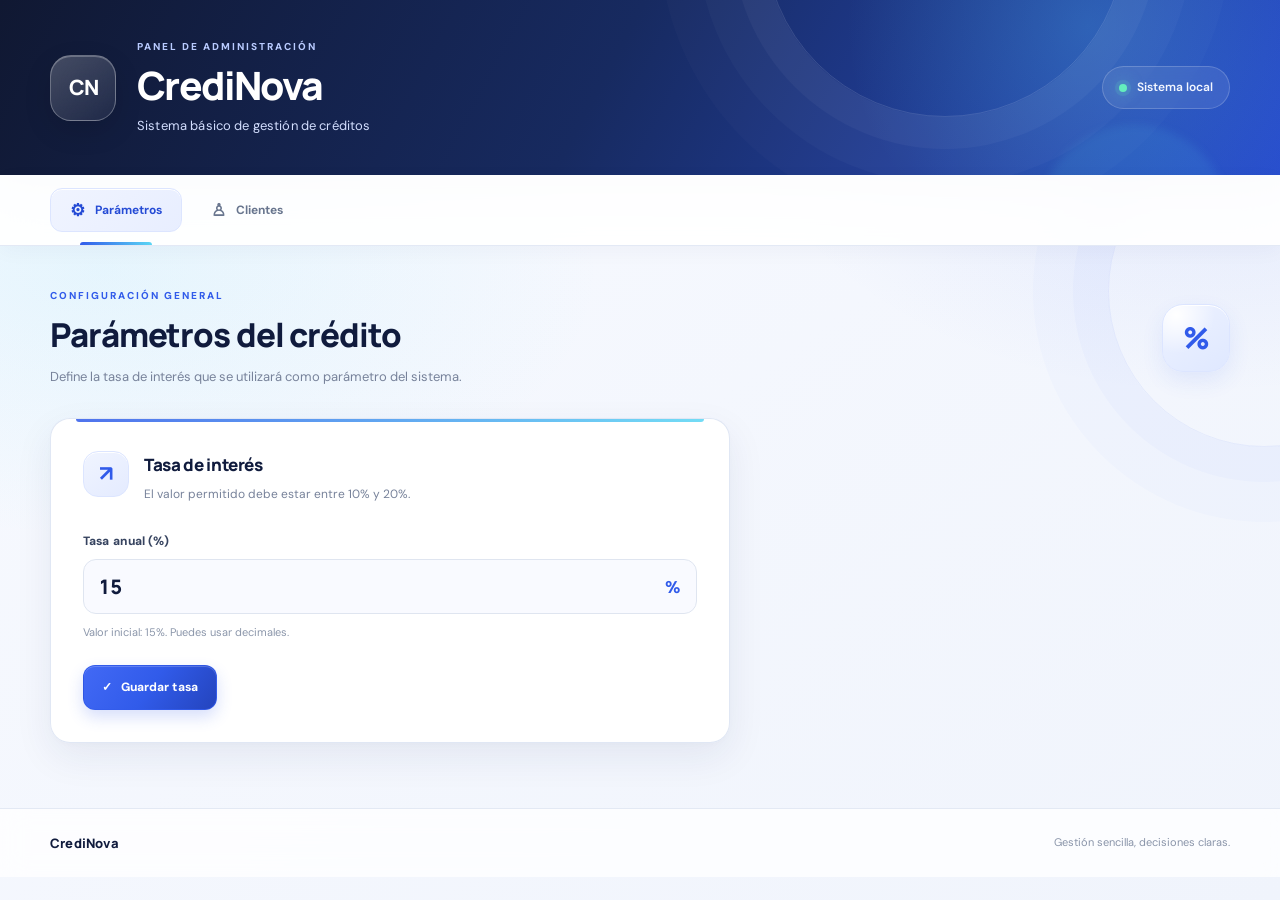
<file: simulador2/index.html>
<!DOCTYPE html>
<html lang="es">
<head>
  <meta charset="UTF-8">
  <meta name="viewport" content="width=device-width, initial-scale=1.0">
  <meta name="theme-color" content="#172554">
  <title>CrediNova | Sistema de Créditos</title>
  <link rel="stylesheet" href="simulador.css">
</head>
<body>
  <header class="topbar">
    <div class="brand-mark" aria-hidden="true">CN</div>
    <div class="brand-copy">
      <p class="eyebrow">PANEL DE ADMINISTRACIÓN</p>
      <h1>CrediNova</h1>
      <p class="subtitle">Sistema básico de gestión de créditos</p>
    </div>
    <div class="topbar-chip">
      <span class="status-dot"></span>
      Sistema local
    </div>
  </header>

  <nav class="main-nav" aria-label="Navegación principal">
    <button type="button" class="nav-button"
      data-seccion="parametros"
      onclick="mostrarSeccion('parametros')">
      <span class="nav-icon" aria-hidden="true">⚙</span>
      Parámetros
    </button>

    <button type="button" class="nav-button"
      data-seccion="clientes"
      onclick="mostrarSeccion('clientes')">
      <span class="nav-icon" aria-hidden="true">♙</span>
      Clientes
    </button>
  </nav>

  <main class="page-content">

    <!-- PARÁMETROS -->
    <section id="parametros" class="activa">
      <div class="section-heading">
        <div>
          <p class="eyebrow">CONFIGURACIÓN GENERAL</p>
          <h2>Parámetros del crédito</h2>
          <p class="section-description">
            Define la tasa de interés que se utilizará como parámetro del sistema.
          </p>
        </div>
        <div class="heading-icon" aria-hidden="true">%</div>
      </div>

      <div class="settings-card">
        <div class="card-title-row">
          <div class="mini-icon" aria-hidden="true">↗</div>
          <div>
            <h3>Tasa de interés</h3>
            <p>El valor permitido debe estar entre 10% y 20%.</p>
          </div>
        </div>

        <label for="tasaInteres">Tasa anual (%)</label>

        <div class="rate-input-wrap">
          <input
            type="number"
            id="tasaInteres"
            name="tasaInteres"
            min="10"
            max="20"
            step="0.1"
            value="15"
            inputmode="decimal">
          <span>%</span>
        </div>

        <p class="field-hint">
          Valor inicial: 15%. Puedes usar decimales.
        </p>

        <button type="button" class="button button-primary"
          onclick="guardarTasa()">
          <span aria-hidden="true">✓</span>
          Guardar tasa
        </button>

        <p id="mensajeTasa" class="feedback"
          role="status" aria-live="polite"></p>
      </div>
    </section>

    <!-- CLIENTES -->
    <section id="clientes">
      <div class="section-heading">
        <div>
          <p class="eyebrow">BASE DE CLIENTES</p>
          <h2>Administración de clientes</h2>
          <p class="section-description">
            Registra personas, consulta sus datos y actualiza su información cuando sea necesario.
          </p>
        </div>
        <div class="heading-icon" aria-hidden="true">♙</div>
      </div>

      <div class="content-grid">

        <!-- FORMULARIO -->
        <div class="form-card">
          <div class="card-title-row">
            <div class="mini-icon" aria-hidden="true">＋</div>
            <div>
              <h3 id="tituloFormulario">Datos del cliente</h3>
              <p>Completa todos los campos obligatorios.</p>
            </div>
          </div>

          <form id="formularioCliente"
            onsubmit="event.preventDefault(); guardarCliente();"
            novalidate>

            <div class="form-field">
              <label for="cedula">Cédula</label>
              <input type="text" id="cedula" name="cedula"
                placeholder="Ej. 1712345678"
                maxlength="10" minlength="10"
                inputmode="numeric" autocomplete="off" required>
              <small>Debe contener 10 dígitos.</small>
            </div>

            <div class="form-field">
              <label for="nombre">Nombre</label>
              <input type="text" id="nombre" name="nombre"
                placeholder="Nombre del cliente"
                autocomplete="given-name" required>
            </div>

            <div class="form-field">
              <label for="apellido">Apellido</label>
              <input type="text" id="apellido" name="apellido"
                placeholder="Apellido del cliente"
                autocomplete="family-name" required>
            </div>

            <div class="form-row">
              <div class="form-field">
                <label for="ingresos">Ingresos ($)</label>
                <input type="number" id="ingresos" name="ingresos"
                  placeholder="0.00" min="0" step="0.01"
                  inputmode="decimal" required>
              </div>

              <div class="form-field">
                <label for="egresos">Egresos ($)</label>
                <input type="number" id="egresos" name="egresos"
                  placeholder="0.00" min="0" step="0.01"
                  inputmode="decimal" required>
              </div>
            </div>

            <div class="form-actions">
              <button type="submit" class="button button-primary"
                id="btnGuardarCliente">
                Guardar cliente
              </button>

              <button type="button" class="button button-secondary"
                onclick="limpiar()">
                Limpiar
              </button>
            </div>

            <p id="mensajeCliente" class="feedback"
              role="status" aria-live="polite"></p>
          </form>
        </div>

        <!-- TABLA -->
        <div class="table-card">
          <div class="table-heading">
            <div>
              <h3>Clientes registrados</h3>
              <p>Listado actualizado automáticamente.</p>
            </div>
            <span class="count-pill" id="contadorClientes">
              0 clientes
            </span>
          </div>

          <div class="table-scroll">
            <table>
              <thead>
                <tr>
                  <th>Cédula</th>
                  <th>Nombre</th>
                  <th>Apellido</th>
                  <th>Ingresos</th>
                  <th>Egresos</th>
                  <th>Acciones</th>
                </tr>
              </thead>

              <tbody id="tablaClientes">
                <tr class="empty-row">
                  <td colspan="6">
                    Aún no hay clientes. Registra el primero usando el formulario.
                  </td>
                </tr>
              </tbody>
            </table>
          </div>
        </div>

      </div>
    </section>
  </main>

  <footer class="footer">
    <span>CrediNova</span>
    <span>Gestión sencilla, decisiones claras.</span>
  </footer>

  <script src="utilitarios.js"></script>
  <script src="simulador.js"></script>
</body>
</html>
</file>
<file: simulador2/simulador.css>
@import url('https://fonts.googleapis.com/css2?family=DM+Sans:wght@400;500;600;700&family=Manrope:wght@400;500;600;700;800&display=swap');

/* =====================================================
   CREDINOVA — DISEÑO FINANCIERO PREMIUM
   Paleta: azul noche, azul eléctrico, blanco y turquesa
   ===================================================== */

:root {
  color-scheme: light;

  --navy: #101b3d;
  --navy-2: #1a2d62;
  --blue: #315bea;
  --blue-dark: #2345c5;
  --blue-light: #edf2ff;
  --cyan: #5bd6f4;

  --ink: #18233d;
  --muted: #77829a;
  --line: #e6ebf5;
  --surface: #ffffff;
  --page: #f4f7fd;

  --green: #078b68;
  --red: #d33f58;

  --shadow:
    0 14px 38px rgba(25, 43, 93, 0.075),
    0 2px 8px rgba(25, 43, 93, 0.025);

  --shadow-hover:
    0 22px 48px rgba(35, 69, 197, 0.12),
    0 5px 14px rgba(25, 43, 93, 0.05);

  --radius: 20px;
  --transition: 220ms ease;
}

/* ===================== BASE ===================== */

* {
  box-sizing: border-box;
}

html {
  min-height: 100%;
  scroll-behavior: smooth;
}

body {
  position: relative;
  isolation: isolate;
  margin: 0;
  min-height: 100vh;
  overflow-x: hidden;

  color: var(--ink);

  background:
    radial-gradient(
      ellipse at 8% 30%,
      rgba(91, 214, 244, 0.11),
      transparent 30%
    ),
    radial-gradient(
      ellipse at 94% 7%,
      rgba(76, 111, 244, 0.12),
      transparent 28%
    ),
    linear-gradient(145deg, #f8faff 0%, #f0f4fc 100%);

  font-family: 'DM Sans', Arial, sans-serif;
  line-height: 1.55;
  -webkit-font-smoothing: antialiased;
}

body::before {
  content: "";
  position: fixed;
  z-index: -1;
  top: 15%;
  right: -140px;
  width: 310px;
  height: 310px;

  border: 1px solid rgba(49, 91, 234, 0.07);
  border-radius: 50%;

  box-shadow:
    0 0 0 35px rgba(49, 91, 234, 0.025),
    0 0 0 75px rgba(49, 91, 234, 0.018);

  pointer-events: none;
  animation: orbFloat 12s ease-in-out infinite alternate;
}

button,
input {
  font: inherit;
}

button {
  cursor: pointer;
  -webkit-tap-highlight-color: transparent;
}

button:focus-visible {
  outline: 3px solid rgba(91, 214, 244, 0.8);
  outline-offset: 3px;
}

input:focus-visible {
  outline: none;
}

::selection {
  color: #fff;
  background: var(--blue);
}

/* ===================== ENCABEZADO ===================== */

.topbar {
  position: relative;
  z-index: 1;
  isolation: isolate;
  overflow: hidden;

  min-height: 175px;
  display: flex;
  align-items: center;
  gap: 21px;

  padding: 34px max(28px, calc((100% - 1180px) / 2));

  color: #fff;

  background:
    radial-gradient(
      circle at 85% 15%,
      rgba(91, 214, 244, 0.22),
      transparent 22%
    ),
    linear-gradient(
      118deg,
      #101832 0%,
      #172a60 47%,
      #294fce 100%
    );

  box-shadow: 0 12px 35px rgba(16, 27, 61, 0.17);
}

.topbar::before {
  content: "";
  position: absolute;
  z-index: -1;

  width: 360px;
  height: 360px;

  top: -245px;
  right: 12%;

  border: 1px solid rgba(255, 255, 255, 0.13);
  border-radius: 50%;

  box-shadow:
    0 0 0 32px rgba(255, 255, 255, 0.035),
    0 0 0 67px rgba(255, 255, 255, 0.025),
    0 0 0 105px rgba(255, 255, 255, 0.015);

  animation: orbFloat 10s ease-in-out infinite alternate;
  pointer-events: none;
}

.topbar::after {
  content: "";
  position: absolute;
  z-index: -1;

  width: 190px;
  height: 190px;

  right: 4%;
  bottom: -140px;

  border-radius: 50%;
  background: rgba(91, 214, 244, 0.10);
  filter: blur(4px);

  pointer-events: none;
}

.brand-mark {
  position: relative;

  width: 66px;
  height: 66px;
  flex: 0 0 66px;

  display: grid;
  place-items: center;

  border: 1px solid rgba(255, 255, 255, 0.30);
  border-radius: 21px;

  color: #fff;
  background: linear-gradient(
    145deg,
    rgba(255, 255, 255, 0.22),
    rgba(255, 255, 255, 0.06)
  );

  font-family: 'Manrope', sans-serif;
  font-size: 21px;
  font-weight: 800;
  letter-spacing: -1.5px;

  box-shadow:
    inset 0 1px 0 rgba(255, 255, 255, 0.24),
    0 10px 28px rgba(0, 0, 0, 0.12);

  backdrop-filter: blur(12px);
  animation: logoAppear 700ms ease both;
}

.brand-copy {
  position: relative;
  z-index: 2;
}

.eyebrow {
  margin: 0 0 8px;

  color: #5271ed;

  font-size: 10px;
  font-weight: 800;
  letter-spacing: 2px;
  text-transform: uppercase;
}

.topbar .eyebrow {
  color: #b9cbff;
}

h1,
h2,
h3,
p {
  margin-top: 0;
}

h1,
h2,
h3 {
  font-family: 'Manrope', sans-serif;
  letter-spacing: -0.7px;
}

h1 {
  margin: 0;
  color: #fff;

  font-size: clamp(29px, 3.5vw, 39px);
  font-weight: 800;
  line-height: 1.18;
  letter-spacing: -1.6px;
}

.subtitle {
  margin: 8px 0 0;
  color: #d3defe;
  font-size: 13px;
  letter-spacing: 0.15px;
}

.topbar-chip {
  position: relative;
  z-index: 2;

  display: flex;
  align-items: center;
  gap: 10px;

  margin-left: auto;
  padding: 11px 16px;

  border: 1px solid rgba(255, 255, 255, 0.19);
  border-radius: 999px;

  color: #f4f7ff;
  background: rgba(255, 255, 255, 0.085);

  font-size: 12px;
  font-weight: 600;
  white-space: nowrap;

  backdrop-filter: blur(12px);
}

.status-dot {
  width: 8px;
  height: 8px;
  flex: 0 0 8px;

  border-radius: 50%;
  background: #64edbd;

  box-shadow:
    0 0 0 4px rgba(100, 237, 189, 0.13),
    0 0 15px rgba(100, 237, 189, 0.5);

  animation: pulseDot 2.5s ease-in-out infinite;
}

/* ===================== NAVEGACIÓN ===================== */

.main-nav {
  position: relative;
  z-index: 5;

  display: flex;
  align-items: center;
  gap: 9px;

  padding: 13px max(28px, calc((100% - 1180px) / 2));

  background: rgba(255, 255, 255, 0.92);
  border-bottom: 1px solid rgba(224, 231, 244, 0.9);

  box-shadow: 0 5px 20px rgba(22, 39, 83, 0.035);
  backdrop-filter: blur(18px);
}

.nav-button {
  position: relative;

  display: inline-flex;
  align-items: center;
  justify-content: center;
  gap: 10px;

  min-height: 44px;
  padding: 11px 19px;

  border: 1px solid transparent;
  border-radius: 12px;

  color: #68758e;
  background: transparent;

  font-size: 12px;
  font-weight: 700;

  transition:
    color var(--transition),
    background var(--transition),
    border-color var(--transition),
    box-shadow var(--transition),
    transform var(--transition);
}

.nav-button:hover {
  color: var(--blue);
  background: #f2f5ff;
  transform: translateY(-1px);
}

.nav-button.seleccionado {
  color: #254bd5;

  border-color: #dce5ff;

  background: linear-gradient(
    135deg,
    #f0f4ff,
    #e8eeff
  );

  box-shadow: inset 0 1px 0 #fff;
}

.nav-button.seleccionado::after {
  content: "";
  position: absolute;

  bottom: -14px;
  left: 22%;
  right: 22%;

  height: 3px;
  border-radius: 5px 5px 0 0;

  background: linear-gradient(
    90deg,
    var(--blue),
    var(--cyan)
  );
}

.nav-icon {
  font-size: 17px;
  line-height: 1;
}

/* ===================== CONTENIDO ===================== */

.page-content {
  width: 100%;
  max-width: 1236px;

  margin: 0 auto;
  padding: 42px 28px 65px;
}

section {
  display: none;
  animation: sectionEnter 350ms cubic-bezier(.2, .7, .3, 1) both;
}

section.activa {
  display: block;
}

.section-heading {
  display: flex;
  justify-content: space-between;
  align-items: center;
  gap: 25px;

  margin-bottom: 30px;
}

.section-heading .eyebrow {
  margin-bottom: 10px;
  color: var(--blue);
}

.section-heading h2 {
  margin: 0 0 10px;

  color: var(--navy);
  font-size: clamp(25px, 3vw, 33px);
  font-weight: 800;
  line-height: 1.25;
  letter-spacing: -1.1px;
}

.section-description {
  max-width: 680px;
  margin: 0;

  color: var(--muted);
  font-size: 13px;
  line-height: 1.8;
}

.heading-icon {
  position: relative;
  overflow: hidden;

  display: grid;
  place-items: center;

  width: 68px;
  height: 68px;
  flex: 0 0 68px;

  border: 1px solid #dce5ff;
  border-radius: 21px;

  color: #315bea;

  background:
    radial-gradient(
      circle at 20% 15%,
      #fff 0,
      transparent 50%
    ),
    linear-gradient(
      145deg,
      #edf2ff,
      #dfe8ff
    );

  font-family: 'Manrope', sans-serif;
  font-size: 30px;
  font-weight: 800;

  box-shadow:
    0 9px 22px rgba(49, 91, 234, 0.09),
    inset 0 1px 0 #fff;

  transition:
    transform 300ms ease,
    box-shadow 300ms ease;
}

.heading-icon:hover {
  transform: translateY(-3px) rotate(-3deg);
  box-shadow: 0 14px 26px rgba(49, 91, 234, 0.15);
}

/* ===================== TARJETAS ===================== */

.settings-card,
.form-card,
.table-card {
  position: relative;

  border: 1px solid rgba(223, 230, 244, 0.95);
  border-radius: var(--radius);

  background: rgba(255, 255, 255, 0.96);

  box-shadow: var(--shadow);

  transition:
    border-color 250ms ease,
    box-shadow 250ms ease,
    transform 250ms ease;
}

.settings-card:hover,
.form-card:hover,
.table-card:hover {
  border-color: #d7e1fb;
  box-shadow: var(--shadow-hover);
}

.settings-card {
  max-width: 680px;
  padding: 32px;
  overflow: hidden;
}

.settings-card::before,
.form-card::before {
  content: "";
  position: absolute;

  top: 0;
  left: 25px;
  right: 25px;

  height: 3px;
  border-radius: 0 0 6px 6px;

  background: linear-gradient(
    90deg,
    var(--blue),
    var(--cyan)
  );

  opacity: 0.85;
}

.card-title-row {
  display: flex;
  align-items: flex-start;
  gap: 15px;

  margin-bottom: 27px;
}

.mini-icon {
  display: grid;
  place-items: center;

  width: 46px;
  height: 46px;
  flex: 0 0 46px;

  border: 1px solid #dce5ff;
  border-radius: 15px;

  color: var(--blue);

  background: linear-gradient(
    145deg,
    #f0f4ff,
    #e4ebff
  );

  font-size: 22px;
  font-weight: 700;

  box-shadow: inset 0 1px 0 #fff;

  transition:
    transform var(--transition),
    background var(--transition);
}

.card-title-row:hover .mini-icon {
  transform: translateY(-2px) scale(1.03);
}

.card-title-row h3,
.table-heading h3 {
  margin: 1px 0 6px;

  color: var(--navy);
  font-size: 17px;
  font-weight: 800;
  letter-spacing: -0.35px;
}

.card-title-row p,
.table-heading p {
  margin: 0;

  color: var(--muted);
  font-size: 12px;
  line-height: 1.7;
}

/* ===================== FORMULARIOS ===================== */

label {
  display: block;
  margin-bottom: 9px;

  color: #36435f;
  font-size: 12px;
  font-weight: 800;
  letter-spacing: 0.1px;
}

input {
  display: block;

  width: 100%;
  min-width: 0;
  height: 47px;

  padding: 11px 14px;

  border: 1px solid #dfe5f0;
  border-radius: 12px;

  outline: none;

  color: var(--ink);
  background: #fafbff;

  font-size: 13px;
  font-weight: 500;

  transition:
    border-color 200ms ease,
    box-shadow 200ms ease,
    background 200ms ease,
    transform 200ms ease;
}

input::placeholder {
  color: #a2acc0;
  font-weight: 400;
}

input:hover:not(:disabled) {
  border-color: #c5d2f3;
  background: #fff;
}

input:focus {
  border-color: #6c8aff;
  background: #fff;

  box-shadow:
    0 0 0 4px rgba(49, 91, 234, 0.09),
    0 3px 8px rgba(49, 91, 234, 0.04);
}

input:disabled {
  border-color: #e7eaf1;
  color: #788298;
  background: #f1f3f8;
  cursor: not-allowed;
}

input[aria-invalid="true"] {
  border-color: #e05268;
  box-shadow: 0 0 0 3px rgba(224, 82, 104, 0.08);
}

input[type="number"] {
  font-variant-numeric: tabular-nums;
}

.rate-input-wrap {
  position: relative;
}

.rate-input-wrap input {
  height: 55px;
  padding-right: 50px;

  border-radius: 13px;

  color: var(--navy);
  background: #f9faff;

  font-family: 'Manrope', sans-serif;
  font-size: 20px;
  font-weight: 800;
}

.rate-input-wrap span {
  position: absolute;
  top: 50%;
  right: 17px;

  transform: translateY(-50%);

  color: var(--blue);
  font-size: 17px;
  font-weight: 800;

  pointer-events: none;
}

.field-hint {
  margin: 9px 0 23px;

  color: #8b96aa;
  font-size: 11px;
  line-height: 1.7;
}

/* ===================== BOTONES ===================== */

.button {
  position: relative;
  overflow: hidden;

  min-height: 44px;

  display: inline-flex;
  align-items: center;
  justify-content: center;
  gap: 9px;

  padding: 12px 18px;

  border: 1px solid transparent;
  border-radius: 12px;

  font-size: 12px;
  font-weight: 800;
  letter-spacing: 0.05px;

  transition:
    transform 200ms ease,
    box-shadow 200ms ease,
    background 200ms ease,
    border-color 200ms ease;
}

.button::after {
  content: "";
  position: absolute;

  top: -100%;
  left: -60%;

  width: 35%;
  height: 300%;

  transform: rotate(25deg);
  background: rgba(255, 255, 255, 0.16);

  transition: left 450ms ease;
  pointer-events: none;
}

.button:hover::after {
  left: 125%;
}

.button:hover {
  transform: translateY(-2px);
}

.button:active {
  transform: translateY(0) scale(0.985);
}

.button-primary {
  color: #fff;

  border-color: rgba(49, 91, 234, 0.8);

  background: linear-gradient(
    125deg,
    #4269f5 0%,
    #315bea 50%,
    #2444bd 100%
  );

  box-shadow:
    0 7px 16px rgba(49, 91, 234, 0.20),
    inset 0 1px 0 rgba(255, 255, 255, 0.2);
}

.button-primary:hover {
  background: linear-gradient(
    125deg,
    #5277ff,
    #315bea 50%,
    #1f3eae
  );

  box-shadow:
    0 11px 24px rgba(49, 91, 234, 0.27),
    inset 0 1px 0 rgba(255, 255, 255, 0.2);
}

.button-secondary {
  color: #53617b;

  border-color: #e0e6f1;
  background: #fff;

  box-shadow: 0 3px 8px rgba(25, 43, 93, 0.025);
}

.button-secondary:hover {
  color: var(--blue);
  border-color: #cbd8ff;
  background: #f6f8ff;
  box-shadow: 0 6px 14px rgba(49, 91, 234, 0.07);
}

/* ===================== MENSAJES ===================== */

.feedback {
  min-height: 0;
  margin: 14px 0 0;

  font-size: 12px;
  font-weight: 700;
  line-height: 1.7;

  animation: feedbackEnter 220ms ease both;
}

.feedback:empty {
  display: none;
}

.feedback.success {
  padding: 12px 14px;

  border: 1px solid #c9f0e0;
  border-radius: 12px;

  color: #087653;
  background: linear-gradient(135deg, #edfff7, #e4f8ef);
}

.feedback.error {
  padding: 12px 14px;

  border: 1px solid #ffd7dd;
  border-radius: 12px;

  color: #b62d46;
  background: linear-gradient(135deg, #fff5f6, #ffedef);
}

/* ===================== ÁREA DE CLIENTES ===================== */

.content-grid {
  display: grid;
  grid-template-columns: minmax(285px, 355px) minmax(0, 1fr);
  align-items: start;
  gap: 24px;
}

.form-card {
  min-width: 0;
  padding: 27px;
}

.form-card .card-title-row {
  margin-bottom: 26px;
}

.form-field {
  min-width: 0;
  margin-bottom: 18px;
}

.form-field small {
  display: block;
  margin-top: 7px;

  color: #909bb0;
  font-size: 10px;
  line-height: 1.6;
}

.form-row {
  display: grid;
  grid-template-columns: minmax(0, 1fr) minmax(0, 1fr);
  gap: 13px;
}

.form-actions {
  display: flex;
  flex-wrap: wrap;
  gap: 10px;
  margin-top: 8px;
}

.form-actions .button {
  flex: 1 1 auto;
}

/* ===================== TABLA DE CLIENTES ===================== */

.table-card {
  min-width: 0;
  overflow: hidden;
}

.table-heading {
  display: flex;
  justify-content: space-between;
  align-items: center;
  gap: 14px;

  padding: 25px 24px 21px;
}

.count-pill {
  display: inline-flex;
  align-items: center;
  justify-content: center;

  min-height: 30px;
  padding: 7px 12px;

  border: 1px solid #dce5ff;
  border-radius: 999px;

  color: #3154cf;
  background: linear-gradient(135deg, #f0f4ff, #e8eeff);

  font-size: 10px;
  font-weight: 800;
  white-space: nowrap;
}

.table-scroll {
  width: 100%;
  overflow-x: auto;
  overscroll-behavior-x: contain;
}

table {
  width: 100%;
  border-collapse: separate;
  border-spacing: 0;

  font-size: 12px;
  white-space: nowrap;
}

thead {
  background: #f6f8fd;
}

th {
  padding: 15px 16px;

  color: #77839b;
  background: #f6f8fd;

  text-align: left;
  text-transform: uppercase;
  letter-spacing: 0.8px;

  font-size: 9px;
  font-weight: 800;

  border-top: 1px solid #edf0f7;
  border-bottom: 1px solid #e8edf6;
}

td {
  padding: 15px 16px;

  color: #46536d;
  background: #fff;

  border-bottom: 1px solid #edf0f6;

  transition: background 180ms ease;
}

tbody tr:last-child td {
  border-bottom: 0;
}

tbody tr:hover:not(.empty-row) td {
  background: #f7f9ff;
}

tbody tr:hover:not(.empty-row) td:first-child {
  box-shadow: inset 3px 0 0 var(--blue);
}

.empty-row td {
  padding: 42px 22px;

  color: #929db0;
  background: #fff;

  text-align: center;
  white-space: normal;

  font-size: 12px;
  line-height: 1.8;
}

/* ===================== ACCIONES DE LA TABLA ===================== */

.action-buttons {
  display: flex;
  align-items: center;
  gap: 7px;
}

.table-action {
  min-height: 31px;
  padding: 7px 10px;

  border: 1px solid #dce5ff;
  border-radius: 9px;

  color: #3154cf;
  background: #f0f4ff;

  font-size: 10px;
  font-weight: 800;

  transition:
    color 180ms ease,
    background 180ms ease,
    border-color 180ms ease,
    transform 180ms ease,
    box-shadow 180ms ease;
}

.table-action:hover {
  color: #fff;
  border-color: var(--blue);

  background: var(--blue);

  box-shadow: 0 5px 12px rgba(49, 91, 234, 0.16);
  transform: translateY(-1px);
}

.table-action.delete {
  color: #c23951;
  border-color: #ffdee4;
  background: #fff3f5;
}

.table-action.delete:hover {
  color: #fff;
  border-color: #d33f58;
  background: #d33f58;

  box-shadow: 0 5px 12px rgba(211, 63, 88, 0.17);
}

/* ===================== PIE DE PÁGINA ===================== */

.footer {
  display: flex;
  justify-content: space-between;
  align-items: center;
  gap: 16px;

  padding: 24px max(28px, calc((100% - 1180px) / 2));

  border-top: 1px solid #e3e9f4;

  color: #8994a9;
  background: rgba(255, 255, 255, 0.76);

  font-size: 11px;

  backdrop-filter: blur(14px);
}

.footer span:first-child {
  color: var(--navy);
  font-family: 'Manrope', sans-serif;
  font-size: 13px;
  font-weight: 800;
  letter-spacing: 0.2px;
}

/* ===================== ANIMACIONES ===================== */

@keyframes sectionEnter {
  from {
    opacity: 0;
    transform: translateY(10px);
  }

  to {
    opacity: 1;
    transform: translateY(0);
  }
}

@keyframes logoAppear {
  from {
    opacity: 0;
    transform: translateY(8px) scale(0.94);
  }

  to {
    opacity: 1;
    transform: translateY(0) scale(1);
  }
}

@keyframes pulseDot {
  0%, 100% {
    box-shadow: 0 0 0 4px rgba(100, 237, 189, 0.13),
                0 0 12px rgba(100, 237, 189, 0.35);
  }

  50% {
    box-shadow: 0 0 0 7px rgba(100, 237, 189, 0.05),
                0 0 19px rgba(100, 237, 189, 0.55);
  }
}

@keyframes orbFloat {
  from {
    transform: translate3d(0, 0, 0);
  }

  to {
    transform: translate3d(-12px, 16px, 0);
  }
}

@keyframes feedbackEnter {
  from {
    opacity: 0;
    transform: translateY(-4px);
  }

  to {
    opacity: 1;
    transform: translateY(0);
  }
}

/* ===================== TABLET ===================== */

@media (max-width: 1000px) {
  .page-content {
    padding: 34px 22px 50px;
  }

  .content-grid {
    grid-template-columns: minmax(265px, 320px) minmax(0, 1fr);
    gap: 17px;
  }

  .form-card {
    padding: 22px;
  }

  .table-heading {
    padding: 21px 18px 18px;
  }

  th,
  td {
    padding-right: 12px;
    padding-left: 12px;
  }
}

/* ===================== MÓVILES ===================== */

@media (max-width: 760px) {
  .topbar {
    min-height: 145px;
    gap: 15px;
    padding: 26px 22px;
  }

  .brand-mark {
    width: 55px;
    height: 55px;
    flex-basis: 55px;
    border-radius: 17px;
  }

  .topbar-chip {
    padding: 9px 11px;
    font-size: 10px;
  }

  .main-nav {
    gap: 5px;
    padding: 11px 16px;
  }

  .nav-button {
    flex: 1;
    gap: 7px;
    padding: 10px 11px;
    font-size: 11px;
  }

  .nav-button.seleccionado::after {
    bottom: -12px;
  }

  .page-content {
    padding: 30px 18px 42px;
  }

  .content-grid {
    grid-template-columns: minmax(0, 1fr);
    gap: 20px;
  }

  .form-card {
    padding: 25px;
  }

  .table-card {
    width: 100%;
  }

  .settings-card {
    max-width: none;
  }
}

@media (max-width: 480px) {
  .topbar {
    min-height: 126px;
    gap: 12px;
    padding: 22px 16px;
  }

  .brand-mark {
    width: 46px;
    height: 46px;
    flex-basis: 46px;
    border-radius: 14px;
    font-size: 17px;
  }

  .topbar-chip {
    display: none;
  }

  h1 {
    font-size: 28px;
  }

  .subtitle {
    max-width: 230px;
    font-size: 11px;
  }

  .topbar .eyebrow {
    font-size: 8px;
    letter-spacing: 1.4px;
  }

  .main-nav {
    padding: 10px 10px;
    gap: 4px;
  }

  .nav-button {
    min-height: 42px;
    gap: 5px;
    padding: 9px 6px;
    border-radius: 10px;
    font-size: 10px;
  }

  .nav-icon {
    font-size: 14px;
  }

  .page-content {
    padding: 25px 13px 35px;
  }

  .section-heading {
    align-items: flex-start;
    gap: 12px;
    margin-bottom: 22px;
  }

  .section-heading .eyebrow {
    font-size: 9px;
    letter-spacing: 1.3px;
  }

  .section-heading h2 {
    font-size: 24px;
  }

  .section-description {
    font-size: 12px;
  }

  .heading-icon {
    width: 45px;
    height: 45px;
    flex-basis: 45px;
    border-radius: 14px;
    font-size: 22px;
  }

  .settings-card,
  .form-card {
    padding: 20px 17px;
    border-radius: 16px;
  }

  .card-title-row {
    gap: 11px;
    margin-bottom: 22px;
  }

  .mini-icon {
    width: 39px;
    height: 39px;
    flex-basis: 39px;
    border-radius: 12px;
    font-size: 19px;
  }

  .card-title-row h3,
  .table-heading h3 {
    font-size: 15px;
  }

  .card-title-row p,
  .table-heading p {
    font-size: 11px;
  }

  .form-row {
    gap: 10px;
  }

  input {
    height: 44px;
    padding: 10px;
    font-size: 12px;
  }

  .form-actions {
    gap: 8px;
  }

  .form-actions .button {
    flex-basis: 100%;
  }

  .button {
    min-height: 43px;
    padding: 11px 13px;
  }

  .table-heading {
    align-items: flex-start;
    flex-direction: column;
    gap: 10px;
    padding: 20px 17px 16px;
  }

  .footer {
    align-items: flex-start;
    flex-direction: column;
    gap: 5px;
    padding: 20px 17px;
  }
}

/* ===================== ACCESIBILIDAD ===================== */

@media (prefers-reduced-motion: reduce) {
  *,
  *::before,
  *::after {
    scroll-behavior: auto !important;
    animation-duration: 0.01ms !important;
    animation-iteration-count: 1 !important;
    transition-duration: 0.01ms !important;
  }
}
</file>
